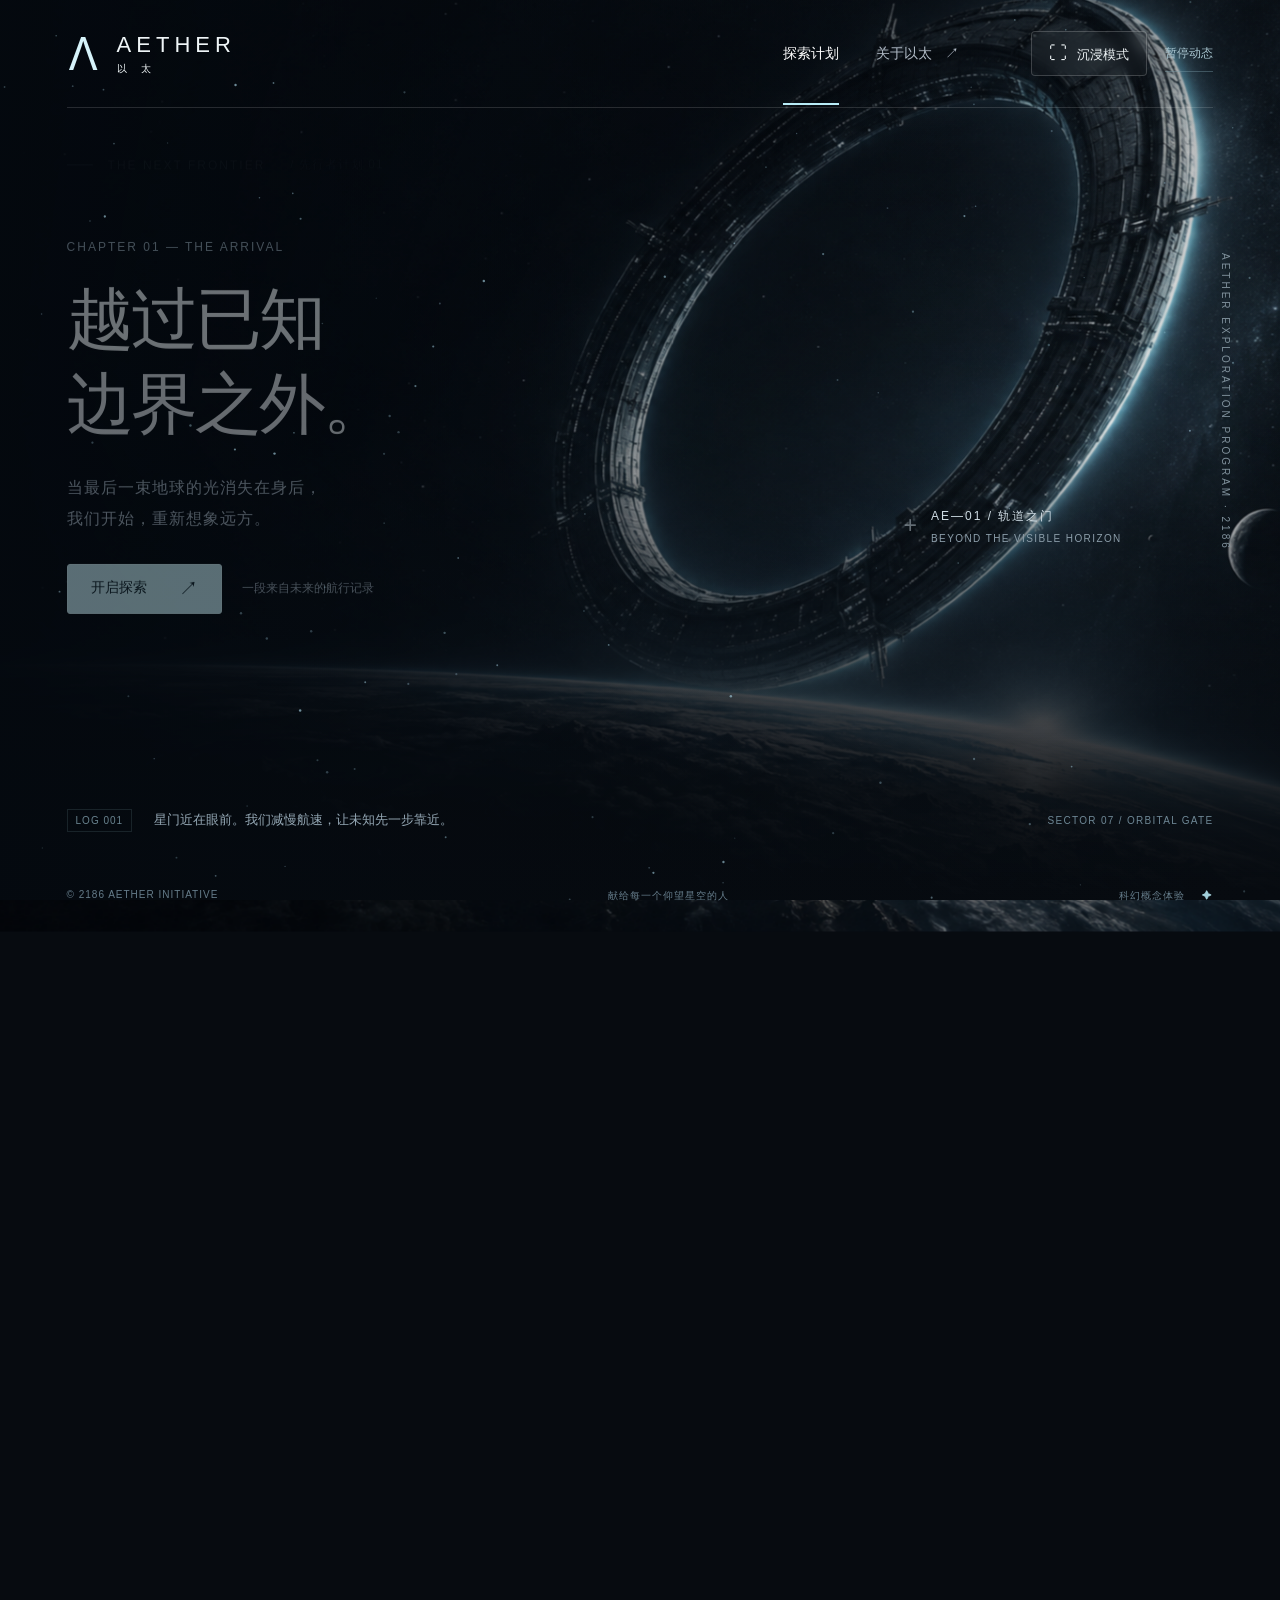
<file: index.html>
<!doctype html>
<html lang="zh-CN"><head><meta charset="utf-8"><meta name="viewport" content="width=device-width,initial-scale=1"><meta http-equiv="refresh" content="0;url=./aether/"><title>AETHER 以太</title><style>body{background:#070b10;color:#b8ecf7;font:18px system-ui;padding:10vh 8vw}a{color:inherit}</style></head><body><p><a href="./aether/">进入 AETHER 以太</a></p></body></html>
</file>
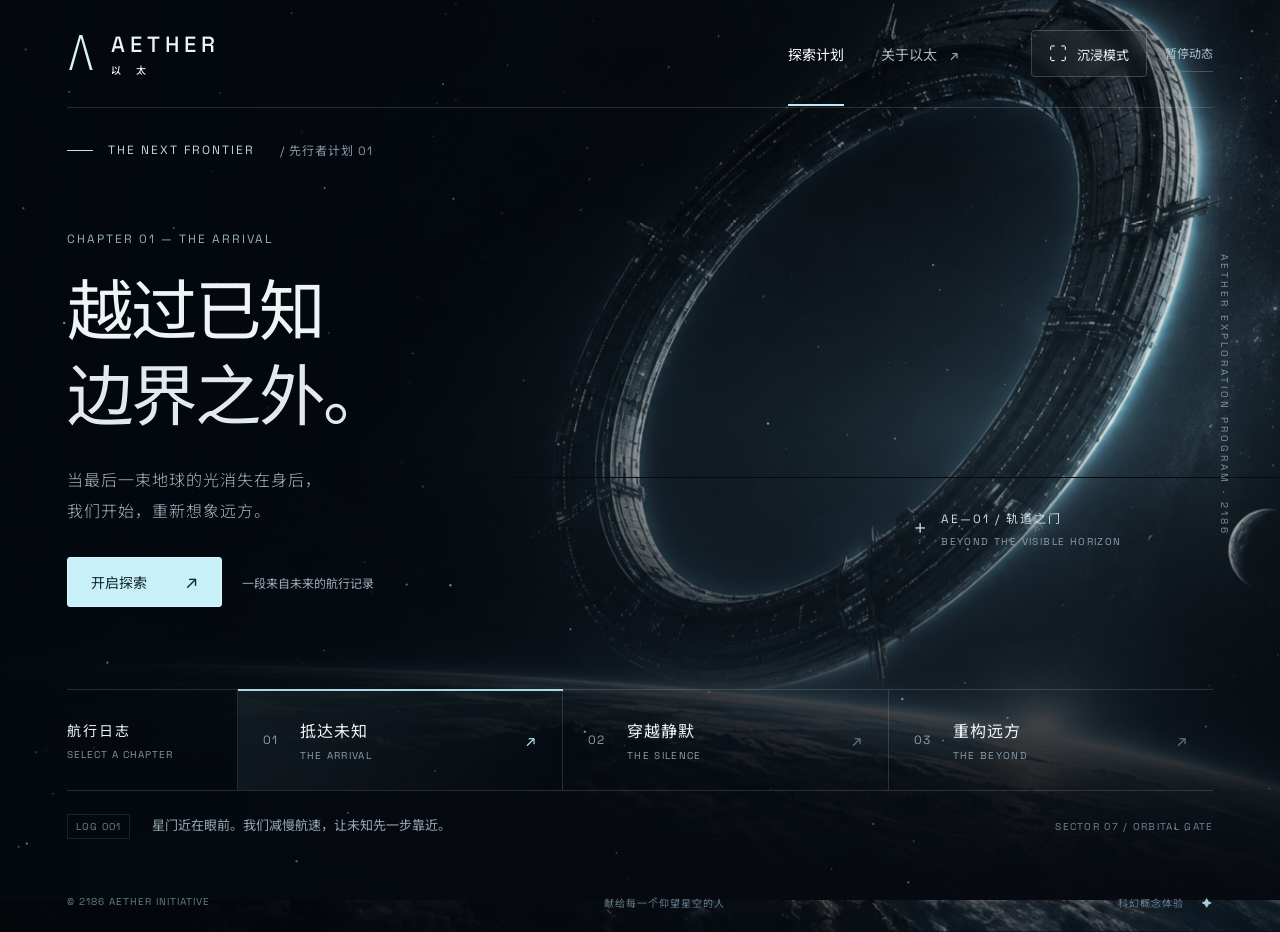
<file: aether/index.html>
<!doctype html>
<html lang="zh-CN">
<head>
<meta charset="utf-8"><meta name="viewport" content="width=device-width, initial-scale=1">
<title>AETHER 以太 — 越过已知边界</title>
<meta name="description" content="AETHER 以太，一场关于深空、时间与未知的交互式科幻旅程。">
<meta name="theme-color" content="#070b10">
<link rel="icon" type="image/svg+xml" href="data:image/svg+xml,%3Csvg xmlns='http://www.w3.org/2000/svg' viewBox='0 0 32 32'%3E%3Crect width='32' height='32' rx='8' fill='%23070b10'/%3E%3Cpath d='M7 24 16 6 25 24M11 19h10' fill='none' stroke='%23a9edfa' stroke-width='2'/%3E%3C/svg%3E">
<link rel="preload" as="image" href="hero.png">
<link rel="stylesheet" href="style.css?v=3">
<link rel="stylesheet" href="motion.css?v=4">
</head>
<body data-chapter="0">
<div class="scene" aria-hidden="true">
  <div class="chapter-scene arrival-scene" data-scene="0">
    <img class="scene-art original-gate" src="hero.png" alt="" width="1536" height="1024" fetchpriority="high">
  </div>
  <div class="chapter-scene silence-scene" data-scene="1"><img class="scene-art" src="silence.png" alt="" width="1536" height="1024" decoding="async"></div>
  <div class="chapter-scene beyond-scene" data-scene="2"><img class="scene-art" src="beyond.png" alt="" width="1536" height="1024" decoding="async"></div>
</div><div class="shade" aria-hidden="true"></div>
<header><a class="brand" href="#" aria-label="AETHER 以太首页"><span class="mark">Λ</span><span>AETHER<small>以 太</small></span></a><nav aria-label="主导航"><a href="#explore" class="nav-active">探索计划</a><button id="story-open">关于以太 <span>↗</span></button></nav><button class="mode" id="mode" aria-pressed="false"><span class="mode-icon">⛶</span> <span id="mode-label">沉浸模式</span></button></header>
<main id="explore">
<div class="eyebrow"><span class="line"></span> THE NEXT FRONTIER <span class="edition">/ 先行者计划 01</span></div>
<section class="hero" aria-labelledby="headline"><div class="copy"><p class="chapter" id="chapter">CHAPTER 01 — THE ARRIVAL</p><h1 id="headline">越过已知<span>边界之外。</span></h1><p class="intro" id="intro">当最后一束地球的光消失在身后，<br>我们开始，重新想象远方。</p><button class="primary" id="journey">开启探索 <span>↗</span></button><span class="journey-note">一段来自未来的航行记录</span></div><div class="annotation"><span class="cross">+</span><div>AE—01 / 轨道之门<small>BEYOND THE VISIBLE HORIZON</small></div></div><div class="vertical">AETHER EXPLORATION PROGRAM · 2186</div></section>
<section class="exploration" aria-label="探索章节"><div class="section-label"><span>航行日志</span><small>SELECT A CHAPTER</small></div><div class="tabs" role="tablist" aria-label="选择航行章节"><button role="tab" id="tab-0" aria-controls="log" aria-selected="true" data-index="0"><span class="number">01</span><span>抵达未知<small>THE ARRIVAL</small></span><span class="tab-arrow">↗</span></button><button role="tab" id="tab-1" aria-controls="log" aria-selected="false" data-index="1" tabindex="-1"><span class="number">02</span><span>穿越静默<small>THE SILENCE</small></span><span class="tab-arrow">↗</span></button><button role="tab" id="tab-2" aria-controls="log" aria-selected="false" data-index="2" tabindex="-1"><span class="number">03</span><span>重构远方<small>THE BEYOND</small></span><span class="tab-arrow">↗</span></button></div></section>
<div id="log" role="tabpanel" aria-labelledby="tab-0" aria-live="polite"><span class="log-index">LOG 001</span><p id="log-text">星门近在眼前。我们减慢航速，让未知先一步靠近。</p><span class="coordinates" id="coordinates">SECTOR 07 / ORBITAL GATE</span></div>
</main>
<footer><span>© 2186 AETHER INITIATIVE</span><span>献给每一个仰望星空的人</span><span>科幻概念体验 <i>✦</i></span></footer>
<dialog id="about"><button class="close" id="story-close" aria-label="关闭介绍">×</button><p class="chapter">THE AETHER INITIATIVE</p><h2>好奇心，<br>是我们的引力。</h2><p>公元 2186 年，一支探索队离开熟悉的星系，驶向无人抵达的边界。这是他们的航行记录，也是一次关于未知的想象。</p><p class="fine">AETHER 以太是一个虚构的科幻概念体验。所有航行地点与记录均为艺术创作。</p><button class="primary" id="story-go">继续航行 <span>↗</span></button></dialog>
<script src="app.js?v=3"></script>
<script src="motion.js?v=3"></script>
</body></html>
</file>
<file: aether/style.css>
@import url('https://fonts.googleapis.com/css2?family=Noto+Sans+SC:wght@300;400;500;600;700&family=Space+Grotesk:wght@400;500;600&display=swap');
:root{color-scheme:dark;--ink:#eff5f7;--muted:#97a6b3;--accent:#b8ecf7;--border:#ffffff24}*{box-sizing:border-box}html{scroll-behavior:smooth}body{margin:0;background:#070b10;color:var(--ink);font-family:'Space Grotesk','Noto Sans SC',sans-serif;min-height:100svh}button,a{-webkit-tap-highlight-color:transparent}button{font:inherit;color:inherit;cursor:pointer}a{color:inherit;text-decoration:none}button:focus-visible,a:focus-visible{outline:2px solid var(--accent);outline-offset:6px}.scene{position:fixed;inset:0;background:url('hero.png') 68% 48%/cover no-repeat;z-index:-3;transition:filter 1.4s,transform 2s;transform:scale(1.025)}.shade{position:fixed;inset:0;z-index:-2;background:linear-gradient(90deg,rgba(4,9,15,.92),rgba(4,9,15,.34) 50%,rgba(4,9,15,.03)),linear-gradient(0deg,#070b10 0%,rgba(7,11,16,.9) 12%,transparent 53%,rgba(7,11,16,.3))}header{height:108px;margin:0 5.2%;display:flex;align-items:center;border-bottom:1px solid var(--border);gap:40px}.brand{display:flex;align-items:center;gap:13px;font-size:22px;letter-spacing:5px;font-weight:500}.mark{font-size:48px;font-weight:300;line-height:1;transform:scaleX(.9);color:#d6f3fa}.brand small{display:block;font-size:10px;letter-spacing:6px;margin-top:4px}nav{display:flex;gap:37px;margin-left:auto;align-items:center;font-size:14px;color:#b0bac5}nav a{position:relative}nav .nav-active{color:#fff}nav .nav-active:after{content:'';height:2px;background:var(--accent);position:absolute;bottom:-42px;left:0;right:0}nav button{background:none;border:0;padding:0}nav button span{margin-left:9px}.mode{border:1px solid #ffffff30;background:#ffffff06;border-radius:4px;padding:11px 17px;margin-left:32px;font-size:13px;backdrop-filter:blur(8px)}.mode-icon{font-size:18px;margin-right:7px}main{margin:0 5.2%}.eyebrow{display:flex;align-items:center;gap:15px;font-size:12px;letter-spacing:2px;padding-top:33px;color:#c7d5de}.line{width:26px;height:1px;background:#bfe5f3}.edition{color:#8996a5;letter-spacing:1px;margin-left:10px}.hero{position:relative;min-height:530px;display:flex;align-items:center}.copy{padding:45px 0 55px}.chapter{font-size:12px;letter-spacing:2px;color:#9aaebb;margin:0 0 23px}h1{font-size:clamp(48px,5.2vw,82px);font-weight:400;line-height:1.28;letter-spacing:-.045em;margin:0 0 24px}h1 span{display:block;color:#e3e9ed}.intro{font-size:16px;line-height:1.95;color:#aab9c6;font-weight:300;letter-spacing:1px;margin-bottom:30px}.primary{border:1px solid #d7f8ff;background:#c8f0f8;color:#132630;border-radius:3px;padding:14px 23px;min-width:155px;font-size:14px;transition:background .2s,transform .2s;display:inline-flex;justify-content:space-between;gap:25px}.primary:hover{background:#fff;transform:translateY(-2px)}.primary span{font-size:19px;line-height:20px}.journey-note{font-size:12px;margin-left:20px;color:#9cabb8}.annotation{position:absolute;right:8%;top:66%;display:flex;gap:12px;align-items:center;font-size:12px;letter-spacing:2px;color:#d0dde5}.annotation small{display:block;font-size:10px;color:#8c9eaa;letter-spacing:1.4px;margin-top:8px}.cross{font-size:23px;font-weight:300}.vertical{position:absolute;right:-1.5%;top:95px;writing-mode:vertical-rl;font-size:10px;letter-spacing:3px;color:#80919c}.exploration{display:grid;grid-template-columns:170px 1fr;align-items:center;border-top:1px solid var(--border);border-bottom:1px solid var(--border)}.section-label{font-size:14px;letter-spacing:2px}.section-label small{display:block;font-size:10px;letter-spacing:1px;color:#83949f;margin-top:8px}.tabs{display:grid;grid-template-columns:repeat(3,1fr)}.tabs button{text-align:left;display:flex;align-items:center;gap:22px;padding:28px 25px;border:0;border-left:1px solid var(--border);background:transparent;position:relative;transition:background .25s;font-size:16px;letter-spacing:1px}.tabs button:hover{background:#ffffff08}.tabs button[aria-selected=true]{background:linear-gradient(110deg,#b3e6fb13,transparent)}.tabs button[aria-selected=true]:before{content:'';position:absolute;top:-1px;left:0;right:0;height:2px;background:#acd7e6}.number{font-size:12px;color:#8c9fab}.tabs small{display:block;font-size:10px;color:#8b9daa;letter-spacing:1.3px;margin-top:7px}.tab-arrow{margin-left:auto;color:#657a86}.tabs button[aria-selected=true] .tab-arrow{color:var(--accent)}#log{display:flex;align-items:center;gap:22px;min-height:70px;color:#95a8b5;font-size:13px}.log-index{font-size:10px;letter-spacing:1px;color:#69838f;border:1px solid #779ba02e;padding:5px 8px}#log p{margin:14px 0;line-height:1.6}.coordinates{margin-left:auto;font-size:10px;letter-spacing:1.3px;color:#6e8795}footer{margin:12px 5.2% 0;padding:22px 0;display:flex;justify-content:space-between;color:#667d8b;font-size:10px;letter-spacing:1px}footer i{color:#a2cfda;font-style:normal;margin-left:14px}dialog{background:#101b24;color:var(--ink);border:1px solid #55717e;border-radius:5px;width:min(530px,calc(100% - 40px));padding:48px;box-shadow:0 30px 120px #000}dialog::backdrop{background:#02080ec9;backdrop-filter:blur(12px)}dialog h2{font-size:38px;font-weight:400;line-height:1.45}dialog p{font-size:16px;line-height:1.9;color:#b8c6ce}dialog .chapter{font-size:12px;color:#84b4c7}.close{position:absolute;right:18px;top:12px;background:none;border:0;font-size:30px}.fine{font-size:13px!important;color:#8295a3!important;margin-bottom:27px}body.immersive .copy,body.immersive .eyebrow,body.immersive .exploration,body.immersive #log,body.immersive footer,body.immersive nav{opacity:0;pointer-events:none;visibility:hidden}body.immersive .shade{opacity:.28}body.immersive .scene{transform:scale(1.08)}.copy,.eyebrow,.exploration,#log,footer,nav,.shade{transition:opacity .6s,visibility .6s}body[data-chapter="1"] .scene{filter:hue-rotate(25deg) saturate(.7)}body[data-chapter="2"] .scene{filter:hue-rotate(-28deg) saturate(.65)}
@media(min-width:1600px){.hero{min-height:62vh}main,header,footer{max-width:1700px;margin-left:auto;margin-right:auto;width:89.6%}}
@media(max-width:850px){header{height:90px}.brand{font-size:18px}.brand small{font-size:9px}nav{gap:20px}.mode{margin-left:0;padding:9px}.hero{min-height:560px}.annotation{right:3%;top:79%;font-size:10px}.annotation small{font-size:9px}.exploration{grid-template-columns:1fr}.section-label{padding:19px 0;display:flex;gap:15px;align-items:center}.section-label small{margin:0}.tabs button{padding:22px 14px;gap:14px}.tabs button:first-child{border-left:0}.coordinates{display:none}.scene{background-position:58% center}.journey-note{display:block;margin:17px 0 0}.vertical{display:none}}
@media(max-width:520px){header{margin:0 6%;gap:12px}.brand{font-size:17px;letter-spacing:3px;gap:8px}.mark{font-size:40px}nav{margin-left:auto}nav a{display:none}nav button{font-size:12px}nav button span{display:none}.mode{margin-left:5px;font-size:12px;padding:9px 8px}.mode-icon{display:none}main{margin:0 6%}.eyebrow{font-size:10px;letter-spacing:1.5px;padding-top:25px;gap:10px}.edition{font-size:10px;margin-left:0}.line{width:16px}.hero{min-height:565px;align-items:flex-start}.copy{padding:60px 0 80px}.chapter{font-size:10px;letter-spacing:1.5px}h1{font-size:clamp(42px,11.4vw,60px);line-height:1.35}.intro{font-size:14px}.annotation{top:auto;bottom:33px;right:0}.tabs button{padding:21px 9px;gap:8px;font-size:14px}.number{font-size:10px}.tabs small{font-size:8px;letter-spacing:.5px}.tab-arrow{display:none}#log{gap:10px;font-size:12px;align-items:flex-start;padding-top:8px}.log-index{margin-top:14px;white-space:nowrap;font-size:9px}footer{margin:0 6%;font-size:9px;gap:15px;flex-wrap:wrap}footer>span:nth-child(2){display:none}.scene{background-position:60% center}.shade{background:linear-gradient(90deg,#04090fd9,#04090f40),linear-gradient(0deg,#070b10 8%,transparent 70%)}dialog{padding:35px 27px}dialog h2{font-size:32px}}
@media(prefers-reduced-motion:reduce){*,*:before,*:after{scroll-behavior:auto!important;transition:none!important;animation:none!important}}
</file>
<file: aether/motion.css>
/* Slow environmental motion; controls stay fixed and easy to target. */
.scene{background:#040910;overflow:hidden;transform:translate3d(var(--drift-x,0px),var(--drift-y,0px),0) scale(1.07);transition:transform 1.4s;will-change:transform}
body[data-chapter] .scene{filter:none}
.chapter-scene{position:absolute;inset:0;opacity:0;visibility:hidden;transition:opacity 1.2s ease,visibility 1.2s;pointer-events:none;overflow:hidden}
body[data-chapter="0"] [data-scene="0"],body[data-chapter="1"] [data-scene="1"],body[data-chapter="2"] [data-scene="2"]{opacity:1;visibility:visible}
.scene-art{width:100%;height:100%;object-fit:cover;object-position:66% center;animation:space-drift 32s ease-in-out infinite alternate}
.arrival-scene .original-gate{object-position:68% 48%;animation:original-gate-drift 24s ease-in-out infinite alternate}
.beyond-scene .scene-art{animation-name:horizon-drift;animation-duration:38s}
body[data-chapter="1"]{--accent:#d0c3fa}
body[data-chapter="2"]{--accent:#f5d8b2}
body[data-chapter="1"] .scene::after{background:radial-gradient(ellipse at 75% 42%,#b892f528,transparent 46%)}
body[data-chapter="2"] .scene::after{background:radial-gradient(ellipse at 85% 45%,#ffc98b25,transparent 43%)}
@keyframes original-gate-drift{from{transform:scale(1)}to{transform:scale(1.035) translate3d(-.5%,.3%,0)}}
@keyframes space-drift{from{transform:scale(1.04) translate3d(0,0,0)}to{transform:scale(1.12) translate3d(-1.5%,1%,0)}}
@keyframes horizon-drift{from{transform:scale(1.04) translate3d(0,1%,0)}to{transform:scale(1.1) translate3d(-1%,0,0)}}
body.immersive .scene{transform:translate3d(var(--drift-x,0px),var(--drift-y,0px),0) scale(1.12)}
.scene::after{content:'';position:absolute;inset:0;background:radial-gradient(ellipse at 73% 48%,#94ddf225,transparent 43%);mix-blend-mode:screen;animation:nebula-breathe 9s ease-in-out infinite alternate;pointer-events:none}
.starfield{position:fixed;inset:0;width:100%;height:100%;z-index:-1;pointer-events:none}
.motion-toggle{background:transparent;border:0;border-bottom:1px solid #7a9daa66;padding:9px 0;font-size:12px;color:#a8c5d0;white-space:nowrap;margin-left:-22px}
.motion-toggle:hover{color:#e6faff;border-color:#c8f0f8}.motion-toggle:disabled{opacity:.6;cursor:default}
.primary{position:relative;overflow:hidden;isolation:isolate}.primary::after{content:'';position:absolute;inset:-60% -80%;background:linear-gradient(105deg,transparent 42%,#ffffff80 50%,transparent 58%);transform:translateX(-65%);animation:button-sheen 7s ease-in-out infinite;pointer-events:none}
.tabs button{transition:background .3s,box-shadow .3s}.tabs button:hover{box-shadow:inset 0 0 28px #b8ecf709}.tabs button[aria-selected=true]:before{transform-origin:left;animation:chapter-line .65s cubic-bezier(.2,.7,.2,1) both}
.annotation .cross{display:inline-block;animation:beacon-pulse 4s ease-in-out infinite}.copy{animation:arrival 1.2s cubic-bezier(.2,.7,.2,1) both}.eyebrow{animation:arrival .9s .1s both}.exploration{animation:arrival 1s .25s both}
body.motion-paused *,body.motion-paused *::before,body.motion-paused *::after,body.motion-hidden *,body.motion-hidden *::before,body.motion-hidden *::after{animation-play-state:paused!important}
body.motion-paused .copy,body.motion-paused .eyebrow,body.motion-paused .exploration{animation:none!important}body.motion-paused .scene{will-change:auto}
body.motion-paused .chapter-scene{transition:none}
@keyframes nebula-breathe{from{opacity:.25;transform:scale(1)}to{opacity:.8;transform:scale(1.05)}}
@keyframes button-sheen{0%,65%{transform:translateX(-65%)}90%,100%{transform:translateX(65%)}}
@keyframes beacon-pulse{0%,100%{opacity:.45;text-shadow:0 0 0 transparent}50%{opacity:1;text-shadow:0 0 14px #b8ecf7}}
@keyframes chapter-line{from{transform:scaleX(0)}to{transform:scaleX(1)}}
@keyframes arrival{from{opacity:0;translate:0 16px}to{opacity:1;translate:0 0}}
@media(max-width:850px){header{gap:22px}.motion-toggle{margin-left:0}}
@media(max-width:850px){.scene-art{object-position:70% center}.arrival-scene .original-gate{object-position:58% center}}
@media(max-width:520px){.arrival-scene .original-gate{object-position:60% center}.scene-art{object-position:65% center}.shade{background:linear-gradient(90deg,#04090fea,#04090f40),linear-gradient(0deg,#070b10 4%,transparent 65%)}}
@media(max-width:520px){header{position:relative;gap:12px}.motion-toggle{position:absolute;right:0;top:99px;font-size:11px;padding:4px 0;z-index:2}.eyebrow{padding-right:62px}.eyebrow .edition{display:none}}
@media(prefers-reduced-motion:reduce){.scene{will-change:auto}.scene::after,.primary::after,.starfield{display:none}}
</file>
